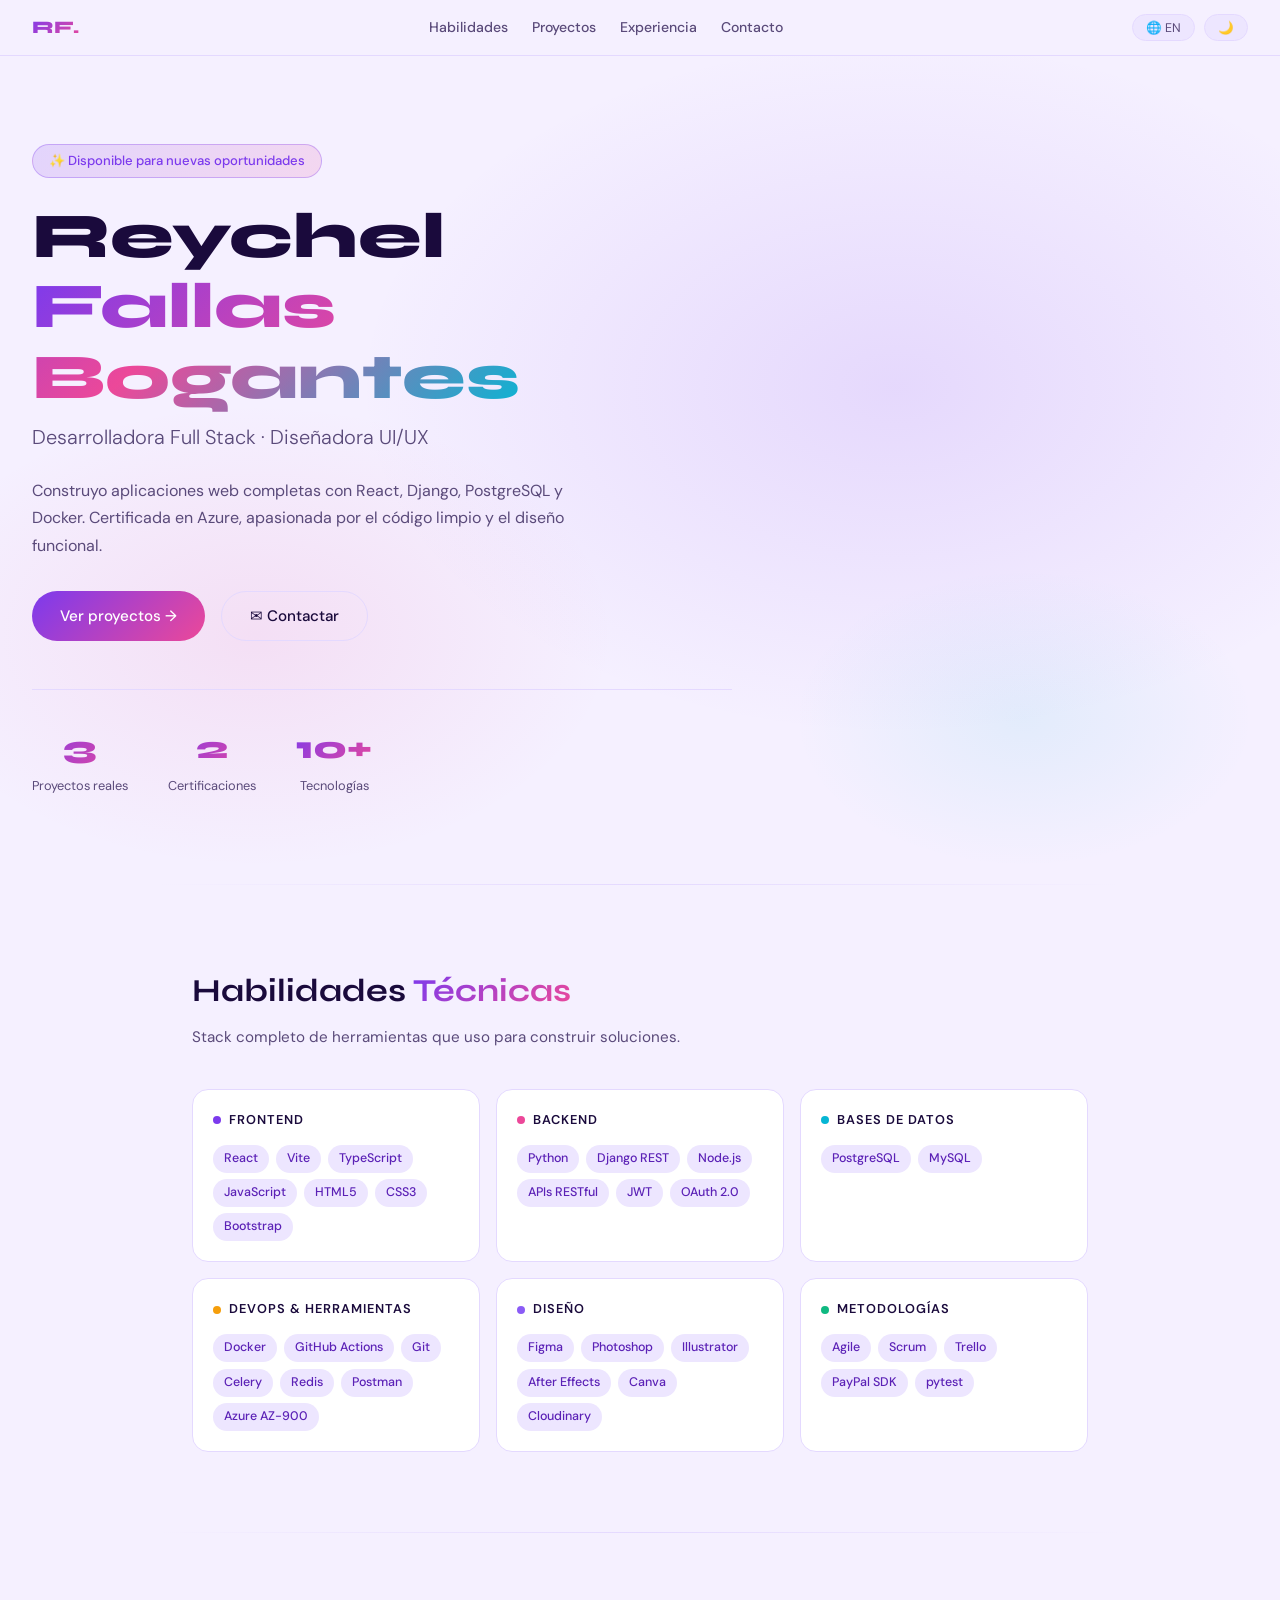
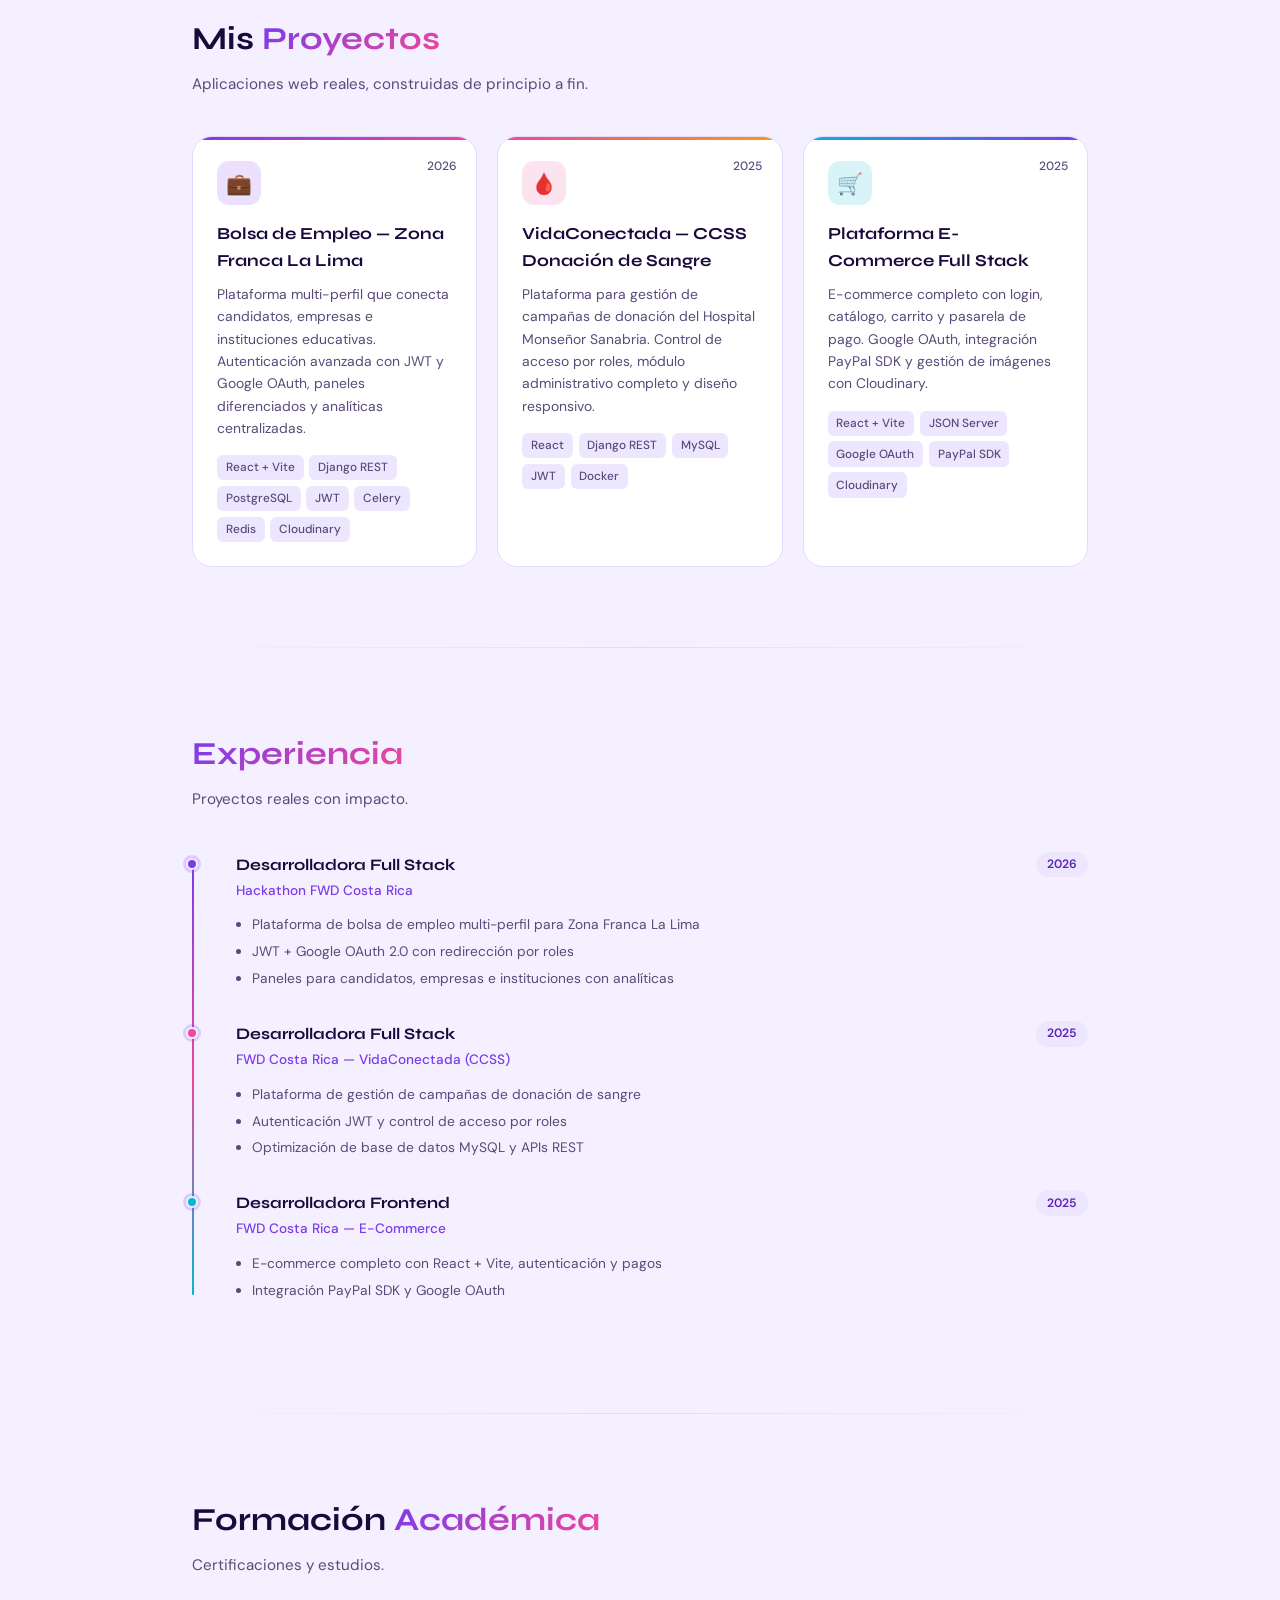
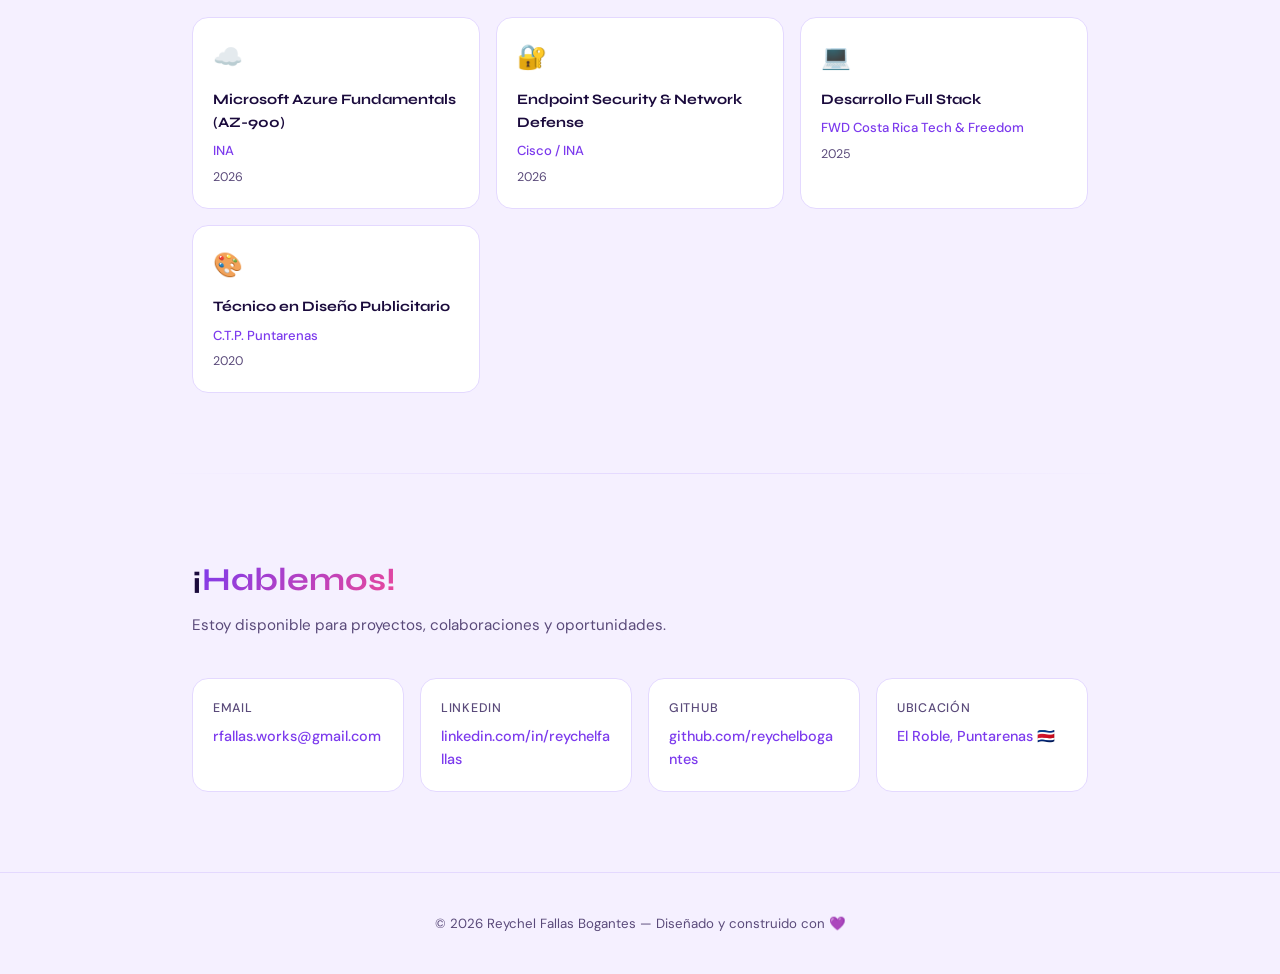
<file: reychel_fallas_portfolio.html>
<!DOCTYPE html>
<html lang="es">
<head>
<meta charset="UTF-8">
<meta name="viewport" content="width=device-width, initial-scale=1.0">
<title>Reychel Fallas — Portfolio</title>
<link href="https://fonts.googleapis.com/css2?family=Syne:wght@400;600;700;800&family=DM+Sans:wght@300;400;500&display=swap" rel="stylesheet">
<style>
  :root {
    --bg: #f5f0ff;
    --bg2: #ede6ff;
    --bg3: #ffffff;
    --text: #1a0a3c;
    --text2: #5a4a7a;
    --accent1: #7c3aed;
    --accent2: #ec4899;
    --accent3: #06b6d4;
    --accent4: #f59e0b;
    --card: #ffffff;
    --border: #e4d9ff;
    --tag-bg: #ede6ff;
    --tag-text: #5b21b6;
    --nav-bg: rgba(245,240,255,0.92);
  }
  [data-theme="dark"] {
    --bg: #0f0a1e;
    --bg2: #1a1030;
    --bg3: #130d25;
    --text: #f0e8ff;
    --text2: #b89fd4;
    --accent1: #a855f7;
    --accent2: #f472b6;
    --accent3: #22d3ee;
    --accent4: #fbbf24;
    --card: #1e1438;
    --border: #2d1f50;
    --tag-bg: #2d1f50;
    --tag-text: #c4b5fd;
    --nav-bg: rgba(15,10,30,0.95);
  }
  * { margin:0; padding:0; box-sizing:border-box; }
  body {
    font-family: 'DM Sans', sans-serif;
    background: var(--bg);
    color: var(--text);
    transition: background 0.3s, color 0.3s;
    line-height: 1.6;
  }
  /* NAV */
  nav {
    position: sticky; top: 0; z-index: 100;
    background: var(--nav-bg);
    backdrop-filter: blur(12px);
    border-bottom: 1px solid var(--border);
    display: flex; align-items: center; justify-content: space-between;
    padding: 0.85rem 2rem;
  }
  .nav-logo {
    font-family: 'Syne', sans-serif;
    font-weight: 800; font-size: 1.1rem;
    background: linear-gradient(135deg, var(--accent1), var(--accent2));
    -webkit-background-clip: text; -webkit-text-fill-color: transparent;
    background-clip: text;
  }
  .nav-links { display: flex; gap: 1.5rem; align-items: center; }
  .nav-links a {
    text-decoration: none; color: var(--text2); font-size: 0.88rem; font-weight: 500;
    transition: color 0.2s;
  }
  .nav-links a:hover { color: var(--accent1); }
  .nav-controls { display: flex; gap: 0.6rem; }
  .ctrl-btn {
    background: var(--tag-bg); border: 1px solid var(--border);
    color: var(--text2); border-radius: 20px; padding: 0.3rem 0.8rem;
    font-size: 0.78rem; cursor: pointer; font-family: 'DM Sans', sans-serif;
    transition: all 0.2s;
  }
  .ctrl-btn:hover { background: var(--accent1); color: white; border-color: var(--accent1); }
  .ctrl-btn.active { background: var(--accent1); color: white; border-color: var(--accent1); }

  /* HERO */
  .hero {
    min-height: 92vh;
    display: flex; align-items: center;
    padding: 4rem 2rem;
    position: relative; overflow: hidden;
  }
  .hero-bg {
    position: absolute; inset: 0; z-index: 0;
    background:
      radial-gradient(ellipse 60% 60% at 70% 40%, rgba(124,58,237,0.13) 0%, transparent 70%),
      radial-gradient(ellipse 40% 40% at 20% 70%, rgba(236,72,153,0.10) 0%, transparent 70%),
      radial-gradient(ellipse 30% 30% at 80% 80%, rgba(6,182,212,0.08) 0%, transparent 60%);
  }
  .hero-content { position: relative; z-index: 1; max-width: 700px; }
  .hero-badge {
    display: inline-block;
    background: linear-gradient(135deg, rgba(124,58,237,0.15), rgba(236,72,153,0.15));
    border: 1px solid rgba(124,58,237,0.3);
    border-radius: 20px; padding: 0.35rem 1rem;
    font-size: 0.82rem; color: var(--accent1); font-weight: 500; margin-bottom: 1.5rem;
  }
  .hero h1 {
    font-family: 'Syne', sans-serif; font-weight: 800;
    font-size: clamp(2.5rem, 6vw, 4rem); line-height: 1.1;
    margin-bottom: 0.5rem;
  }
  .hero h1 span {
    background: linear-gradient(135deg, var(--accent1), var(--accent2), var(--accent3));
    -webkit-background-clip: text; -webkit-text-fill-color: transparent; background-clip: text;
  }
  .hero-role {
    font-size: 1.25rem; color: var(--text2); font-weight: 300; margin-bottom: 1.5rem;
  }
  .hero-desc { font-size: 1rem; color: var(--text2); max-width: 560px; margin-bottom: 2rem; line-height: 1.7; }
  .hero-btns { display: flex; gap: 1rem; flex-wrap: wrap; }
  .btn-primary {
    background: linear-gradient(135deg, var(--accent1), var(--accent2));
    color: white; padding: 0.75rem 1.75rem; border-radius: 30px;
    text-decoration: none; font-weight: 500; font-size: 0.95rem; border: none; cursor: pointer;
    transition: transform 0.2s, box-shadow 0.2s;
    display: inline-flex; align-items: center; gap: 0.5rem;
  }
  .btn-primary:hover { transform: translateY(-2px); box-shadow: 0 8px 25px rgba(124,58,237,0.35); }
  .btn-outline {
    background: transparent; border: 1.5px solid var(--border);
    color: var(--text); padding: 0.75rem 1.75rem; border-radius: 30px;
    text-decoration: none; font-weight: 500; font-size: 0.95rem; cursor: pointer;
    transition: all 0.2s; display: inline-flex; align-items: center; gap: 0.5rem;
  }
  .btn-outline:hover { border-color: var(--accent1); color: var(--accent1); }
  .hero-stats {
    display: flex; gap: 2.5rem; margin-top: 3rem; padding-top: 2rem;
    border-top: 1px solid var(--border);
  }
  .stat-item { text-align: center; }
  .stat-num {
    font-family: 'Syne', sans-serif; font-size: 2rem; font-weight: 800;
    background: linear-gradient(135deg, var(--accent1), var(--accent2));
    -webkit-background-clip: text; -webkit-text-fill-color: transparent; background-clip: text;
  }
  .stat-label { font-size: 0.8rem; color: var(--text2); margin-top: 0.2rem; }

  /* SECTIONS */
  section { padding: 5rem 2rem; max-width: 960px; margin: 0 auto; }
  .section-title {
    font-family: 'Syne', sans-serif; font-size: 2rem; font-weight: 700;
    margin-bottom: 0.5rem;
  }
  .section-title span {
    background: linear-gradient(135deg, var(--accent1), var(--accent2));
    -webkit-background-clip: text; -webkit-text-fill-color: transparent; background-clip: text;
  }
  .section-subtitle { color: var(--text2); margin-bottom: 2.5rem; font-size: 0.95rem; }

  /* SKILLS */
  .skills-grid { display: grid; grid-template-columns: repeat(auto-fit, minmax(250px, 1fr)); gap: 1rem; }
  .skill-category {
    background: var(--card); border: 1px solid var(--border);
    border-radius: 16px; padding: 1.25rem;
  }
  .skill-cat-title {
    font-size: 0.8rem; font-weight: 600; text-transform: uppercase; letter-spacing: 0.08em;
    margin-bottom: 0.9rem; display: flex; align-items: center; gap: 0.5rem;
  }
  .skill-dot { width: 8px; height: 8px; border-radius: 50%; flex-shrink: 0; }
  .tags { display: flex; flex-wrap: wrap; gap: 0.4rem; }
  .tag {
    background: var(--tag-bg); color: var(--tag-text);
    border-radius: 20px; padding: 0.25rem 0.7rem; font-size: 0.78rem; font-weight: 500;
  }

  /* PROJECTS */
  .projects-grid { display: grid; grid-template-columns: repeat(auto-fit, minmax(280px, 1fr)); gap: 1.25rem; }
  .project-card {
    background: var(--card); border: 1px solid var(--border);
    border-radius: 20px; padding: 1.5rem; position: relative;
    transition: transform 0.2s, border-color 0.2s;
    overflow: hidden;
  }
  .project-card::before {
    content: ''; position: absolute; top: 0; left: 0; right: 0; height: 3px;
    border-radius: 20px 20px 0 0;
  }
  .project-card:nth-child(1)::before { background: linear-gradient(90deg, var(--accent1), var(--accent2)); }
  .project-card:nth-child(2)::before { background: linear-gradient(90deg, var(--accent2), var(--accent4)); }
  .project-card:nth-child(3)::before { background: linear-gradient(90deg, var(--accent3), var(--accent1)); }
  .project-card:hover { transform: translateY(-4px); border-color: var(--accent1); }
  .project-icon {
    width: 44px; height: 44px; border-radius: 12px;
    display: flex; align-items: center; justify-content: center;
    font-size: 1.3rem; margin-bottom: 1rem;
  }
  .project-year {
    position: absolute; top: 1.2rem; right: 1.2rem;
    font-size: 0.75rem; color: var(--text2); font-weight: 500;
  }
  .project-title {
    font-family: 'Syne', sans-serif; font-size: 1.05rem; font-weight: 700; margin-bottom: 0.5rem;
  }
  .project-desc { font-size: 0.87rem; color: var(--text2); margin-bottom: 1rem; line-height: 1.6; }
  .project-tech { display: flex; flex-wrap: wrap; gap: 0.35rem; }
  .tech-tag {
    background: var(--bg2); color: var(--text2);
    border-radius: 6px; padding: 0.2rem 0.55rem; font-size: 0.74rem; font-weight: 500;
  }

  /* EXPERIENCE */
  .timeline { position: relative; padding-left: 1.5rem; }
  .timeline::before {
    content: ''; position: absolute; left: 0; top: 6px; bottom: 6px;
    width: 2px;
    background: linear-gradient(to bottom, var(--accent1), var(--accent2), var(--accent3));
    border-radius: 2px;
  }
  .timeline-item { position: relative; margin-bottom: 2rem; padding-left: 1.25rem; }
  .timeline-dot {
    position: absolute; left: -1.9rem; top: 6px;
    width: 12px; height: 12px; border-radius: 50%;
    background: var(--accent1); border: 2px solid var(--bg);
    box-shadow: 0 0 0 3px rgba(124,58,237,0.2);
  }
  .timeline-header { display: flex; justify-content: space-between; align-items: flex-start; flex-wrap: wrap; gap: 0.3rem; }
  .timeline-title { font-family: 'Syne', sans-serif; font-size: 1rem; font-weight: 700; }
  .timeline-company { font-size: 0.85rem; color: var(--accent1); font-weight: 500; margin: 0.15rem 0; }
  .timeline-year {
    background: var(--tag-bg); color: var(--tag-text);
    border-radius: 20px; padding: 0.2rem 0.7rem; font-size: 0.76rem; font-weight: 600; white-space: nowrap;
  }
  .timeline-list { margin-top: 0.6rem; padding-left: 1rem; }
  .timeline-list li { font-size: 0.86rem; color: var(--text2); margin-bottom: 0.3rem; }

  /* EDUCATION */
  .edu-grid { display: grid; grid-template-columns: repeat(auto-fit, minmax(220px, 1fr)); gap: 1rem; }
  .edu-card {
    background: var(--card); border: 1px solid var(--border); border-radius: 16px;
    padding: 1.25rem; display: flex; flex-direction: column; gap: 0.4rem;
  }
  .edu-icon { font-size: 1.5rem; margin-bottom: 0.3rem; }
  .edu-title { font-family: 'Syne', sans-serif; font-size: 0.9rem; font-weight: 700; }
  .edu-inst { font-size: 0.82rem; color: var(--accent1); font-weight: 500; }
  .edu-year { font-size: 0.78rem; color: var(--text2); }

  /* CONTACT */
  .contact-grid { display: grid; grid-template-columns: repeat(auto-fit, minmax(200px, 1fr)); gap: 1rem; }
  .contact-card {
    background: var(--card); border: 1px solid var(--border); border-radius: 16px;
    padding: 1.25rem; display: flex; flex-direction: column; gap: 0.4rem; text-decoration: none;
    transition: transform 0.2s, border-color 0.2s; color: var(--text);
  }
  .contact-card:hover { transform: translateY(-3px); border-color: var(--accent1); }
  .contact-label { font-size: 0.78rem; color: var(--text2); font-weight: 500; text-transform: uppercase; letter-spacing: 0.06em; }
  .contact-value { font-size: 0.9rem; font-weight: 500; color: var(--accent1); word-break: break-all; }

  /* FOOTER */
  footer {
    text-align: center; padding: 2.5rem; border-top: 1px solid var(--border);
    font-size: 0.83rem; color: var(--text2);
  }

  /* DIVIDER */
  .divider {
    height: 1px; background: linear-gradient(90deg, transparent, var(--border), transparent);
    max-width: 960px; margin: 0 auto;
  }
</style>
</head>
<body>

<nav>
  <div class="nav-logo">RF.</div>
  <div class="nav-links">
    <a href="#skills" data-es="Habilidades" data-en="Skills">Habilidades</a>
    <a href="#projects" data-es="Proyectos" data-en="Projects">Proyectos</a>
    <a href="#experience" data-es="Experiencia" data-en="Experience">Experiencia</a>
    <a href="#contact" data-es="Contacto" data-en="Contact">Contacto</a>
  </div>
  <div class="nav-controls">
    <button class="ctrl-btn" id="lang-btn" onclick="toggleLang()">🌐 EN</button>
    <button class="ctrl-btn" id="dark-btn" onclick="toggleTheme()">🌙</button>
  </div>
</nav>

<!-- HERO -->
<div class="hero">
  <div class="hero-bg"></div>
  <div class="hero-content">
    <div class="hero-badge" data-es="✨ Disponible para nuevas oportunidades" data-en="✨ Available for new opportunities">✨ Disponible para nuevas oportunidades</div>
    <h1>Reychel<br><span>Fallas Bogantes</span></h1>
    <div class="hero-role" data-es="Desarrolladora Full Stack · Diseñadora UI/UX" data-en="Full Stack Developer · UI/UX Designer">Desarrolladora Full Stack · Diseñadora UI/UX</div>
    <p class="hero-desc" data-es="Construyo aplicaciones web completas con React, Django, PostgreSQL y Docker. Certificada en Azure, apasionada por el código limpio y el diseño funcional." data-en="I build complete web applications with React, Django, PostgreSQL and Docker. Azure certified, passionate about clean code and functional design.">Construyo aplicaciones web completas con React, Django, PostgreSQL y Docker. Certificada en Azure, apasionada por el código limpio y el diseño funcional.</p>
    <div class="hero-btns">
      <a class="btn-primary" href="#projects" data-es="Ver proyectos →" data-en="View projects →">Ver proyectos →</a>
      <a class="btn-outline" href="mailto:rfallas.works@gmail.com" data-es="✉ Contactar" data-en="✉ Contact me">✉ Contactar</a>
    </div>
    <div class="hero-stats">
      <div class="stat-item"><div class="stat-num">3</div><div class="stat-label" data-es="Proyectos reales" data-en="Real projects">Proyectos reales</div></div>
      <div class="stat-item"><div class="stat-num">2</div><div class="stat-label" data-es="Certificaciones" data-en="Certifications">Certificaciones</div></div>
      <div class="stat-item"><div class="stat-num">10+</div><div class="stat-label" data-es="Tecnologías" data-en="Technologies">Tecnologías</div></div>
    </div>
  </div>
</div>

<div class="divider"></div>

<!-- SKILLS -->
<section id="skills">
  <h2 class="section-title" data-es="Habilidades <span>Técnicas</span>" data-en="Technical <span>Skills</span>">Habilidades <span>Técnicas</span></h2>
  <p class="section-subtitle" data-es="Stack completo de herramientas que uso para construir soluciones." data-en="Complete stack of tools I use to build solutions.">Stack completo de herramientas que uso para construir soluciones.</p>
  <div class="skills-grid">
    <div class="skill-category">
      <div class="skill-cat-title"><div class="skill-dot" style="background:#7c3aed"></div><span data-es="Frontend" data-en="Frontend">Frontend</span></div>
      <div class="tags">
        <span class="tag">React</span><span class="tag">Vite</span><span class="tag">TypeScript</span>
        <span class="tag">JavaScript</span><span class="tag">HTML5</span><span class="tag">CSS3</span>
        <span class="tag">Bootstrap</span>
      </div>
    </div>
    <div class="skill-category">
      <div class="skill-cat-title"><div class="skill-dot" style="background:#ec4899"></div><span data-es="Backend" data-en="Backend">Backend</span></div>
      <div class="tags">
        <span class="tag">Python</span><span class="tag">Django REST</span><span class="tag">Node.js</span>
        <span class="tag">APIs RESTful</span><span class="tag">JWT</span><span class="tag">OAuth 2.0</span>
      </div>
    </div>
    <div class="skill-category">
      <div class="skill-cat-title"><div class="skill-dot" style="background:#06b6d4"></div><span data-es="Bases de Datos" data-en="Databases">Bases de Datos</span></div>
      <div class="tags">
        <span class="tag">PostgreSQL</span><span class="tag">MySQL</span>
      </div>
    </div>
    <div class="skill-category">
      <div class="skill-cat-title"><div class="skill-dot" style="background:#f59e0b"></div><span data-es="DevOps & Herramientas" data-en="DevOps & Tools">DevOps & Herramientas</span></div>
      <div class="tags">
        <span class="tag">Docker</span><span class="tag">GitHub Actions</span><span class="tag">Git</span>
        <span class="tag">Celery</span><span class="tag">Redis</span><span class="tag">Postman</span>
        <span class="tag">Azure AZ-900</span>
      </div>
    </div>
    <div class="skill-category">
      <div class="skill-cat-title"><div class="skill-dot" style="background:#8b5cf6"></div><span data-es="Diseño" data-en="Design">Diseño</span></div>
      <div class="tags">
        <span class="tag">Figma</span><span class="tag">Photoshop</span><span class="tag">Illustrator</span>
        <span class="tag">After Effects</span><span class="tag">Canva</span><span class="tag">Cloudinary</span>
      </div>
    </div>
    <div class="skill-category">
      <div class="skill-cat-title"><div class="skill-dot" style="background:#10b981"></div><span data-es="Metodologías" data-en="Methodologies">Metodologías</span></div>
      <div class="tags">
        <span class="tag">Agile</span><span class="tag">Scrum</span><span class="tag">Trello</span>
        <span class="tag">PayPal SDK</span><span class="tag">pytest</span>
      </div>
    </div>
  </div>
</section>

<div class="divider"></div>

<!-- PROJECTS -->
<section id="projects">
  <h2 class="section-title" data-es="Mis <span>Proyectos</span>" data-en="My <span>Projects</span>">Mis <span>Proyectos</span></h2>
  <p class="section-subtitle" data-es="Aplicaciones web reales, construidas de principio a fin." data-en="Real web applications, built from start to finish.">Aplicaciones web reales, construidas de principio a fin.</p>
  <div class="projects-grid">

    <div class="project-card">
      <div class="project-icon" style="background:rgba(124,58,237,0.15)">💼</div>
      <div class="project-year">2026</div>
      <div class="project-title" data-es="Bolsa de Empleo — Zona Franca La Lima" data-en="Job Board — Zona Franca La Lima">Bolsa de Empleo — Zona Franca La Lima</div>
      <div class="project-desc" data-es="Plataforma multi-perfil que conecta candidatos, empresas e instituciones educativas. Autenticación avanzada con JWT y Google OAuth, paneles diferenciados y analíticas centralizadas." data-en="Multi-profile platform connecting candidates, companies, and educational institutions. Advanced auth with JWT and Google OAuth, differentiated dashboards and centralized analytics.">Plataforma multi-perfil que conecta candidatos, empresas e instituciones educativas. Autenticación avanzada con JWT y Google OAuth, paneles diferenciados y analíticas centralizadas.</div>
      <div class="project-tech">
        <span class="tech-tag">React + Vite</span><span class="tech-tag">Django REST</span>
        <span class="tech-tag">PostgreSQL</span><span class="tech-tag">JWT</span>
        <span class="tech-tag">Celery</span><span class="tech-tag">Redis</span><span class="tech-tag">Cloudinary</span>
      </div>
    </div>

    <div class="project-card">
      <div class="project-icon" style="background:rgba(236,72,153,0.15)">🩸</div>
      <div class="project-year">2025</div>
      <div class="project-title" data-es="VidaConectada — CCSS Donación de Sangre" data-en="VidaConectada — Blood Donation CCSS">VidaConectada — CCSS Donación de Sangre</div>
      <div class="project-desc" data-es="Plataforma para gestión de campañas de donación del Hospital Monseñor Sanabria. Control de acceso por roles, módulo administrativo completo y diseño responsivo." data-en="Platform for managing blood donation campaigns at Hospital Monseñor Sanabria. Role-based access control, full admin module, and responsive design.">Plataforma para gestión de campañas de donación del Hospital Monseñor Sanabria. Control de acceso por roles, módulo administrativo completo y diseño responsivo.</div>
      <div class="project-tech">
        <span class="tech-tag">React</span><span class="tech-tag">Django REST</span>
        <span class="tech-tag">MySQL</span><span class="tech-tag">JWT</span><span class="tech-tag">Docker</span>
      </div>
    </div>

    <div class="project-card">
      <div class="project-icon" style="background:rgba(6,182,212,0.15)">🛒</div>
      <div class="project-year">2025</div>
      <div class="project-title" data-es="Plataforma E-Commerce Full Stack" data-en="Full Stack E-Commerce Platform">Plataforma E-Commerce Full Stack</div>
      <div class="project-desc" data-es="E-commerce completo con login, catálogo, carrito y pasarela de pago. Google OAuth, integración PayPal SDK y gestión de imágenes con Cloudinary." data-en="Complete e-commerce with login, catalog, cart, and payment gateway. Google OAuth, PayPal SDK integration, and Cloudinary image management.">E-commerce completo con login, catálogo, carrito y pasarela de pago. Google OAuth, integración PayPal SDK y gestión de imágenes con Cloudinary.</div>
      <div class="project-tech">
        <span class="tech-tag">React + Vite</span><span class="tech-tag">JSON Server</span>
        <span class="tech-tag">Google OAuth</span><span class="tech-tag">PayPal SDK</span><span class="tech-tag">Cloudinary</span>
      </div>
    </div>

  </div>
</section>

<div class="divider"></div>

<!-- EXPERIENCE -->
<section id="experience">
  <h2 class="section-title" data-es="<span>Experiencia</span>" data-en="<span>Experience</span>"><span>Experiencia</span></h2>
  <p class="section-subtitle" data-es="Proyectos reales con impacto." data-en="Real projects with impact.">Proyectos reales con impacto.</p>
  <div class="timeline">
    <div class="timeline-item">
      <div class="timeline-dot"></div>
      <div class="timeline-header">
        <div>
          <div class="timeline-title" data-es="Desarrolladora Full Stack" data-en="Full Stack Developer">Desarrolladora Full Stack</div>
          <div class="timeline-company">Hackathon FWD Costa Rica</div>
        </div>
        <div class="timeline-year">2026</div>
      </div>
      <ul class="timeline-list">
        <li data-es="Plataforma de bolsa de empleo multi-perfil para Zona Franca La Lima" data-en="Multi-profile job board platform for Zona Franca La Lima">Plataforma de bolsa de empleo multi-perfil para Zona Franca La Lima</li>
        <li data-es="JWT + Google OAuth 2.0 con redirección por roles" data-en="JWT + Google OAuth 2.0 with role-based redirection">JWT + Google OAuth 2.0 con redirección por roles</li>
        <li data-es="Paneles para candidatos, empresas e instituciones con analíticas" data-en="Dashboards for candidates, companies, and institutions with analytics">Paneles para candidatos, empresas e instituciones con analíticas</li>
      </ul>
    </div>
    <div class="timeline-item">
      <div class="timeline-dot" style="background: var(--accent2);"></div>
      <div class="timeline-header">
        <div>
          <div class="timeline-title" data-es="Desarrolladora Full Stack" data-en="Full Stack Developer">Desarrolladora Full Stack</div>
          <div class="timeline-company">FWD Costa Rica — VidaConectada (CCSS)</div>
        </div>
        <div class="timeline-year">2025</div>
      </div>
      <ul class="timeline-list">
        <li data-es="Plataforma de gestión de campañas de donación de sangre" data-en="Blood donation campaign management platform">Plataforma de gestión de campañas de donación de sangre</li>
        <li data-es="Autenticación JWT y control de acceso por roles" data-en="JWT authentication and role-based access control">Autenticación JWT y control de acceso por roles</li>
        <li data-es="Optimización de base de datos MySQL y APIs REST" data-en="MySQL database optimization and REST APIs">Optimización de base de datos MySQL y APIs REST</li>
      </ul>
    </div>
    <div class="timeline-item">
      <div class="timeline-dot" style="background: var(--accent3);"></div>
      <div class="timeline-header">
        <div>
          <div class="timeline-title" data-es="Desarrolladora Frontend" data-en="Frontend Developer">Desarrolladora Frontend</div>
          <div class="timeline-company">FWD Costa Rica — E-Commerce</div>
        </div>
        <div class="timeline-year">2025</div>
      </div>
      <ul class="timeline-list">
        <li data-es="E-commerce completo con React + Vite, autenticación y pagos" data-en="Complete e-commerce with React + Vite, auth and payments">E-commerce completo con React + Vite, autenticación y pagos</li>
        <li data-es="Integración PayPal SDK y Google OAuth" data-en="PayPal SDK and Google OAuth integration">Integración PayPal SDK y Google OAuth</li>
      </ul>
    </div>
  </div>
</section>

<div class="divider"></div>

<!-- EDUCATION -->
<section id="education">
  <h2 class="section-title" data-es="Formación <span>Académica</span>" data-en="<span>Education</span>">Formación <span>Académica</span></h2>
  <p class="section-subtitle" data-es="Certificaciones y estudios." data-en="Certifications and studies.">Certificaciones y estudios.</p>
  <div class="edu-grid">
    <div class="edu-card">
      <div class="edu-icon">☁️</div>
      <div class="edu-title" data-es="Microsoft Azure Fundamentals (AZ-900)" data-en="Microsoft Azure Fundamentals (AZ-900)">Microsoft Azure Fundamentals (AZ-900)</div>
      <div class="edu-inst">INA</div>
      <div class="edu-year">2026</div>
    </div>
    <div class="edu-card">
      <div class="edu-icon">🔐</div>
      <div class="edu-title" data-es="Endpoint Security & Network Defense" data-en="Endpoint Security & Network Defense">Endpoint Security & Network Defense</div>
      <div class="edu-inst">Cisco / INA</div>
      <div class="edu-year">2026</div>
    </div>
    <div class="edu-card">
      <div class="edu-icon">💻</div>
      <div class="edu-title" data-es="Desarrollo Full Stack" data-en="Full Stack Development">Desarrollo Full Stack</div>
      <div class="edu-inst">FWD Costa Rica Tech & Freedom</div>
      <div class="edu-year">2025</div>
    </div>
    <div class="edu-card">
      <div class="edu-icon">🎨</div>
      <div class="edu-title" data-es="Técnico en Diseño Publicitario" data-en="Advertising Design Technician">Técnico en Diseño Publicitario</div>
      <div class="edu-inst">C.T.P. Puntarenas</div>
      <div class="edu-year">2020</div>
    </div>
  </div>
</section>

<div class="divider"></div>

<!-- CONTACT -->
<section id="contact">
  <h2 class="section-title" data-es="¡<span>Hablemos!</span>" data-en="Let's <span>Talk!</span>">¡<span>Hablemos!</span></h2>
  <p class="section-subtitle" data-es="Estoy disponible para proyectos, colaboraciones y oportunidades." data-en="I'm available for projects, collaborations, and opportunities.">Estoy disponible para proyectos, colaboraciones y oportunidades.</p>
  <div class="contact-grid">
    <a class="contact-card" href="mailto:rfallas.works@gmail.com">
      <div class="contact-label" data-es="Email" data-en="Email">Email</div>
      <div class="contact-value">rfallas.works@gmail.com</div>
    </a>
    <a class="contact-card" href="https://linkedin.com/in/reychelfallas" target="_blank">
      <div class="contact-label">LinkedIn</div>
      <div class="contact-value">linkedin.com/in/reychelfallas</div>
    </a>
    <a class="contact-card" href="https://github.com/reychelbogantes" target="_blank">
      <div class="contact-label">GitHub</div>
      <div class="contact-value">github.com/reychelbogantes</div>
    </a>
    <div class="contact-card">
      <div class="contact-label" data-es="Ubicación" data-en="Location">Ubicación</div>
      <div class="contact-value">El Roble, Puntarenas 🇨🇷</div>
    </div>
  </div>
</section>

<footer>
  <span data-es="© 2026 Reychel Fallas Bogantes — Diseñado y construido con 💜" data-en="© 2026 Reychel Fallas Bogantes — Designed and built with 💜">© 2026 Reychel Fallas Bogantes — Diseñado y construido con 💜</span>
</footer>

<script>
let lang = 'es';
let darkMode = false;

function toggleTheme() {
  darkMode = !darkMode;
  document.documentElement.setAttribute('data-theme', darkMode ? 'dark' : '');
  document.getElementById('dark-btn').textContent = darkMode ? '☀️' : '🌙';
}

function toggleLang() {
  lang = lang === 'es' ? 'en' : 'es';
  document.getElementById('lang-btn').textContent = lang === 'es' ? '🌐 EN' : '🌐 ES';
  document.querySelectorAll('[data-es]').forEach(el => {
    const text = el.getAttribute('data-' + lang);
    if (text) el.innerHTML = text;
  });
}
</script>
</body>
</html>
</file>
